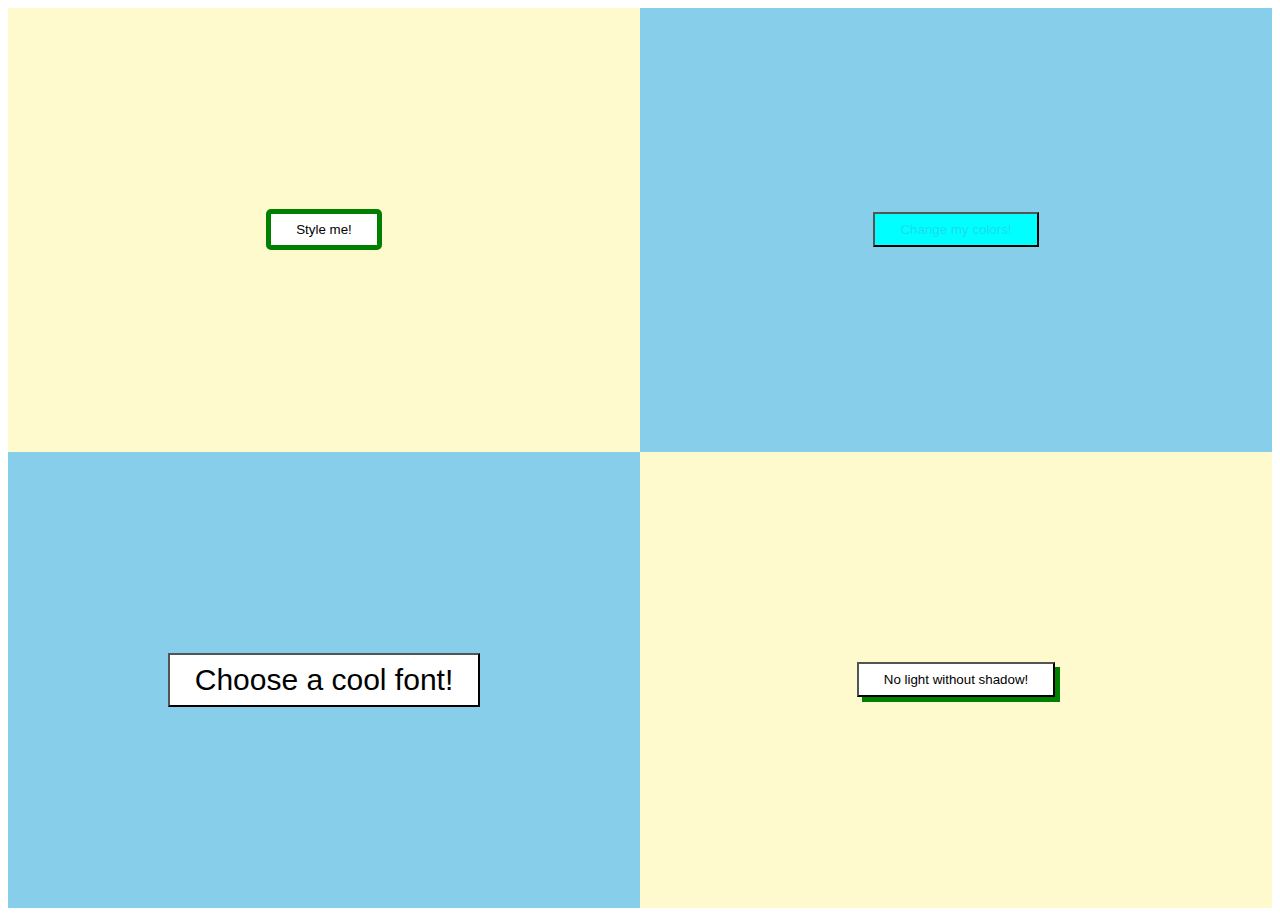
<file: css-basics_button-styles/index.html>
<!DOCTYPE html>
<html lang="en">
  <head>
    <meta charset="utf-8" />
    <meta
      name="viewport"
      content="width=device-width, initial-scale=1, shrink-to-fit=no"
    />
    <title>HTML & CSS</title>
    <link rel="stylesheet" href="./css/styles.css" />
  </head>
  <body>
    <!-- Don't worry about the HTML, you don't need to change anything here. -->
    <section><button class="button1">Style me!</button></section>
    <section class="skyblue">
      <button class="button2">Change my colors!</button>
    </section>
    <section class="skyblue">
      <button class="button3">Choose a cool font!</button>
    </section>
    <section><button class="button4">No light without shadow!</button></section>
  </body>
</html>
</file>
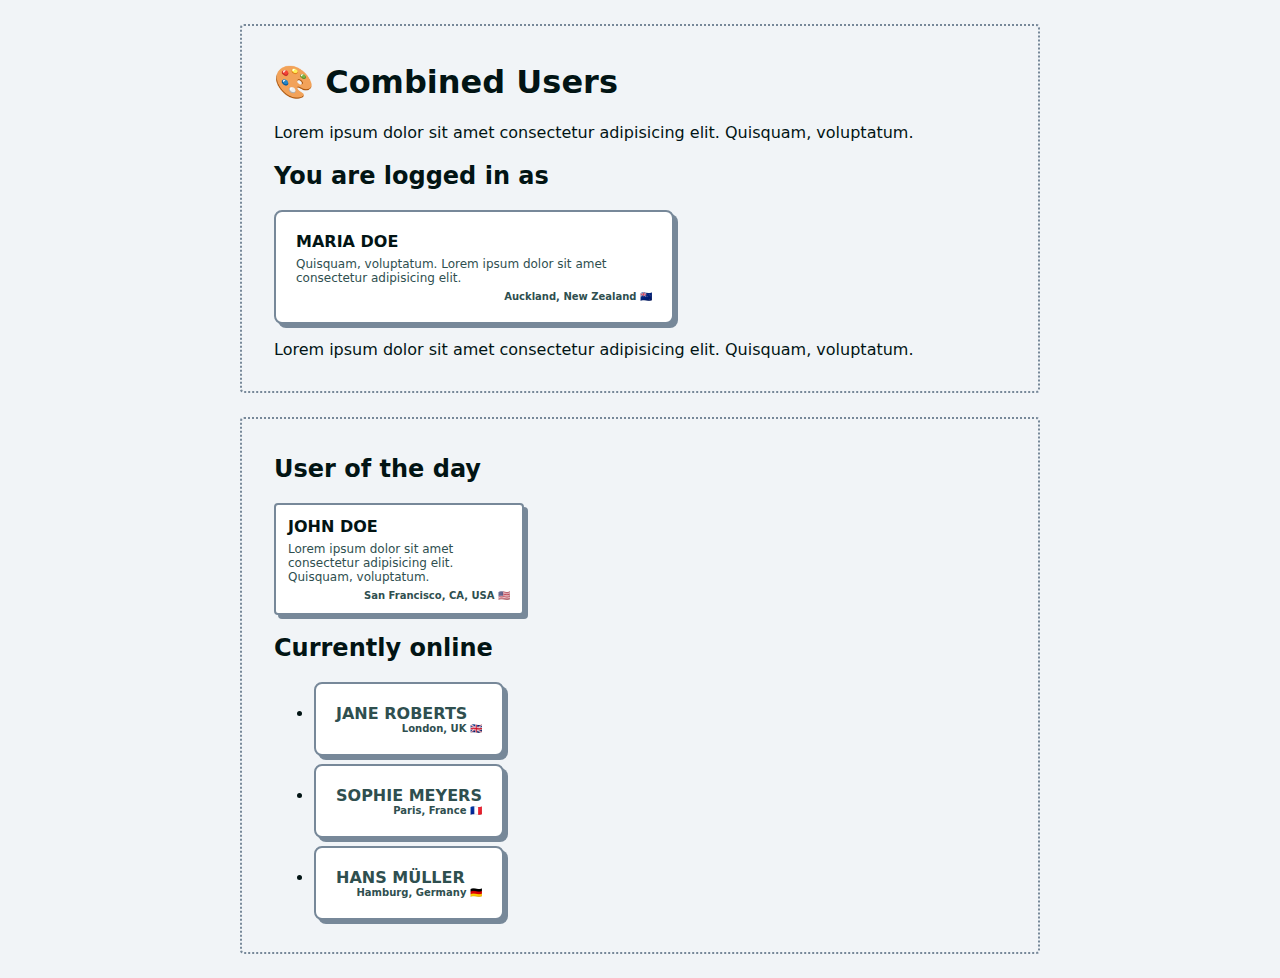
<file: css-basics_combined-users/index.html>
<!DOCTYPE html>
<!-- Add class="debug" to the html element to show helper texts. -->
<html lang="en" class="">
  <head>
    <meta charset="utf-8" />
    <meta
      name="viewport"
      content="width=device-width, initial-scale=1, shrink-to-fit=no"
    />
    <title>CSS Basics: Combined Users</title>
    <link rel="stylesheet" href="./css/styles.css" />
    <link rel="stylesheet" href="./css/debug.css" />
  </head>
  <body>
    <main>
      <h1>🎨 Combined Users</h1>
      <p>
        Lorem ipsum dolor sit amet consectetur adipisicing elit. Quisquam,
        voluptatum.
      </p>
      <h2>You are logged in as</h2>
      <article class="user">
        <h2 class="name">Maria Doe</h2>
        <p class="bio">
          Quisquam, voluptatum. Lorem ipsum dolor sit amet consectetur
          adipisicing elit.
        </p>
        <p class="location">Auckland, New Zealand 🇳🇿</p>
      </article>
      <p>
        Lorem ipsum dolor sit amet consectetur adipisicing elit. Quisquam,
        voluptatum.
      </p>
    </main>
    <aside>
      <h2>User of the day</h2>
      <article class="user">
        <h2 class="name">John Doe</h2>
        <p class="bio">
          Lorem ipsum dolor sit amet consectetur adipisicing elit. Quisquam,
          voluptatum.
        </p>
        <p class="location">San Francisco, CA, USA 🇺🇸</p>
      </article>
      <h2>Currently online</h2>
      <ul>
        <li>
          <article class="user">
            <h2 class="name">Jane Roberts</h2>
            <p class="bio">
              Lorem ipsum dolor sit amet consectetur adipisicing elit. Quisquam,
              voluptatum.
            </p>
            <p class="location">London, UK 🇬🇧</p>
          </article>
        </li>
        <li>
          <article class="user">
            <h2 class="name">Sophie Meyers</h2>
            <p class="bio">
              Lorem ipsum dolor sit amet consectetur adipisicing elit. Quisquam,
              voluptatum.
            </p>
            <p class="location">Paris, France 🇫🇷</p>
          </article>
        </li>
        <li>
          <article class="user">
            <h2 class="name">Hans Müller</h2>
            <p class="bio">
              Lorem ipsum dolor sit amet consectetur adipisicing elit. Quisquam,
              voluptatum.
            </p>
            <p class="location">Hamburg, Germany 🇩🇪</p>
          </article>
        </li>
      </ul>
    </aside>
  </body>
</html>
</file>
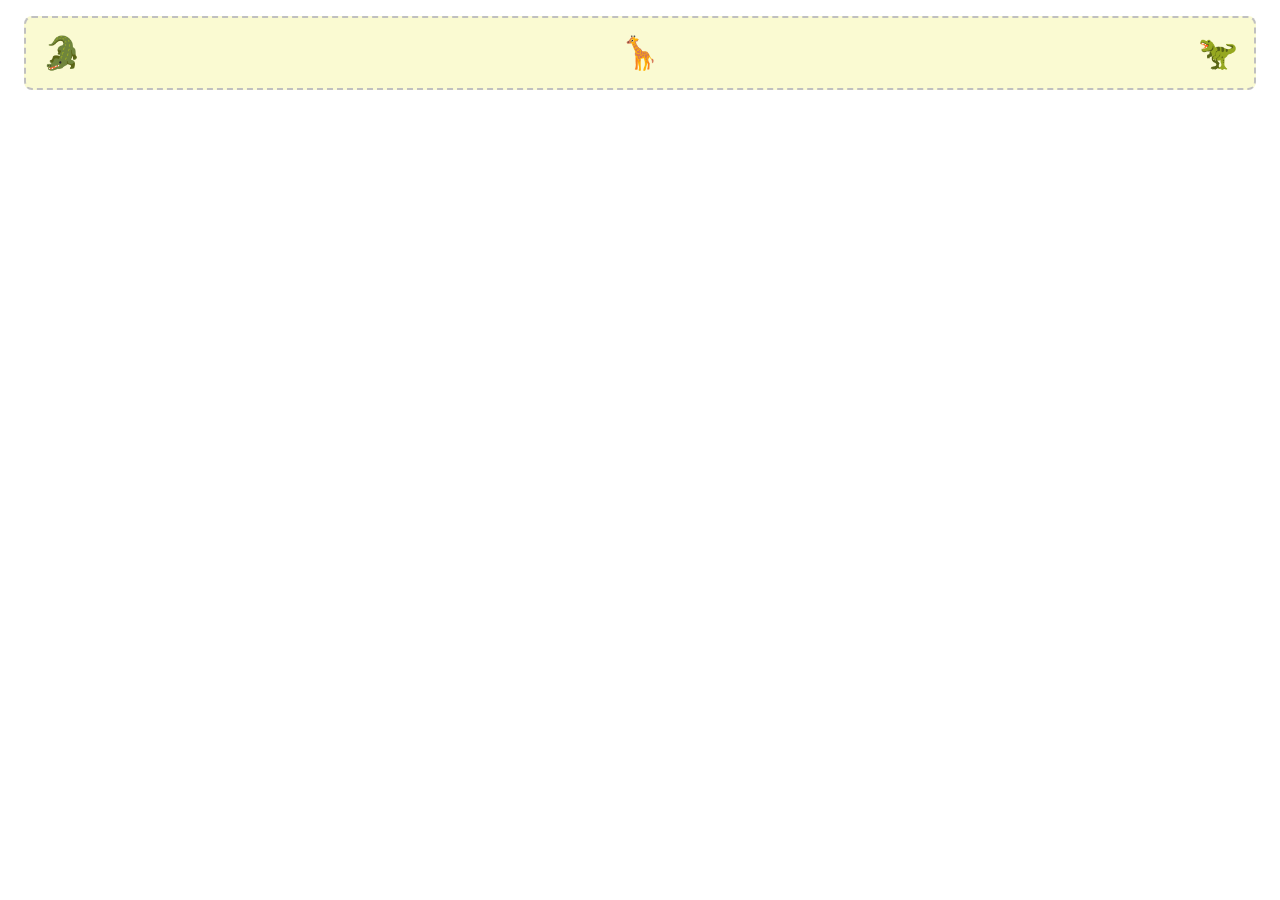
<file: css-basics_pseudo-park/index.html>
<!DOCTYPE html>
<html lang="en">
  <head>
    <meta charset="utf-8" />
    <meta
      name="viewport"
      content="width=device-width, initial-scale=1, shrink-to-fit=no"
    />
    <title>CSS Basics: Pseudo Park</title>
    <link rel="stylesheet" href="./css/styles.css"
  </head>
  <body>
    <main class="park">
      <div class="animal" id="crocodile">🐊</div>
      <div class="animal" id="giraffe">🦒</div>
      <div class="animal" id="dino">🦖</div>
    </main>
  </body>
</html>
</file>
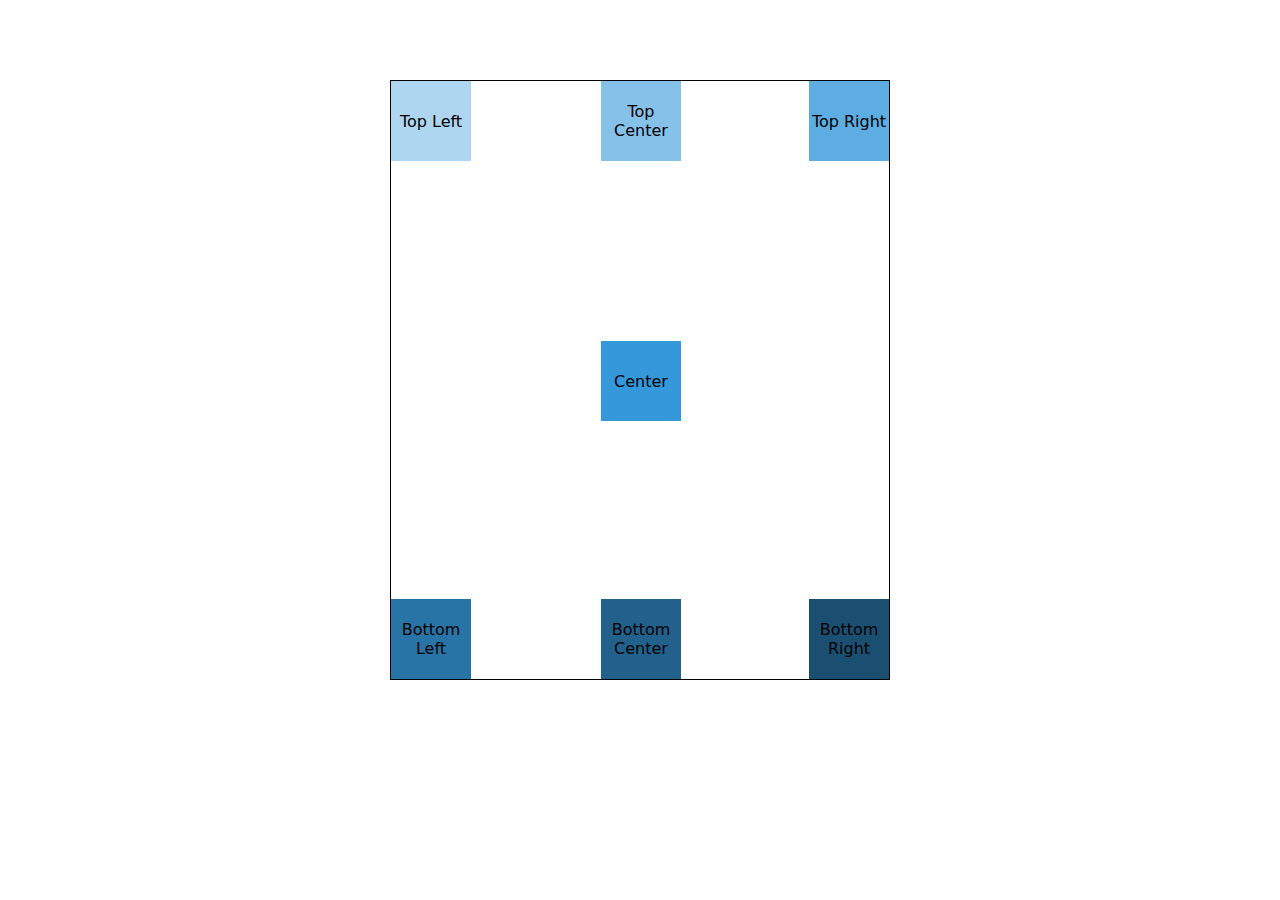
<file: css-positioning_absolute-position/index.html>
<!DOCTYPE html>
<html lang="en">
  <head>
    <meta charset="utf-8" />
    <meta
      name="viewport"
      content="width=device-width, initial-scale=1, shrink-to-fit=no"
    />
    <title>Absolute Position</title>
    <link rel="stylesheet" href="./css/styles.css" />
  </head>
  <body>
    <!-- You do not need to change the HTML code for this exercise! -->
    <main>
      <div class="box box--top-left">Top Left</div>
      <div class="box box--top-center">Top Center</div>
      <div class="box box--top-right">Top Right</div>
      <div class="box box--center">Center</div>
      <div class="box box--bottom-left">Bottom Left</div>
      <div class="box box--bottom-center">Bottom Center</div>
      <div class="box box--bottom-right">Bottom Right</div>
    </main>
  </body>
</html>
</file>
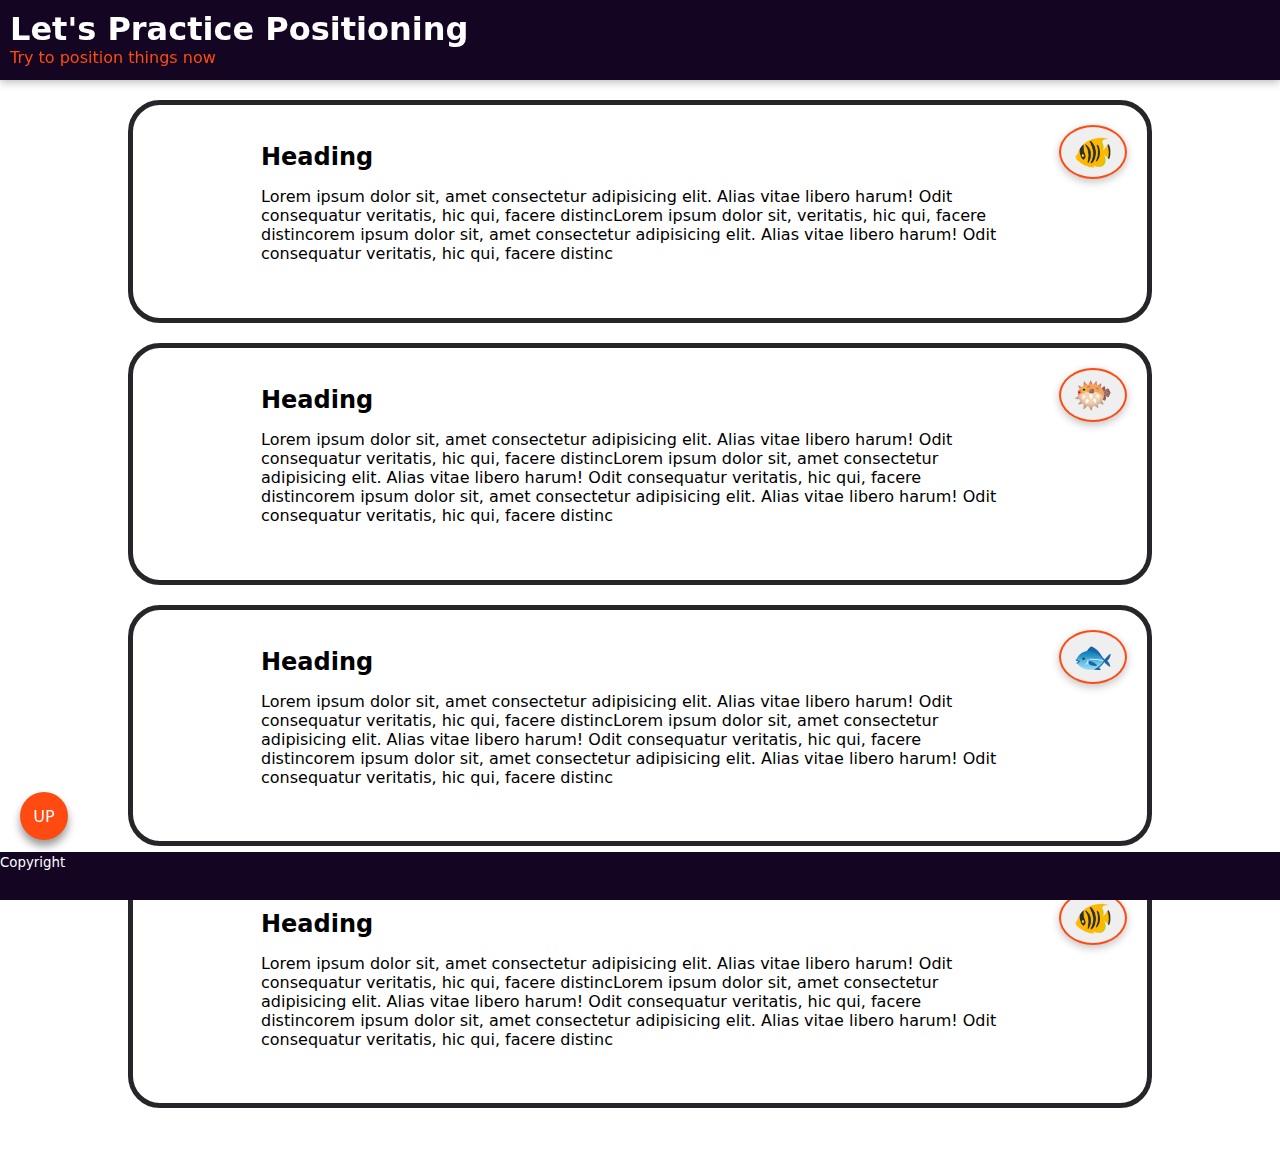
<file: css-positioning_layout-with-position/index.html>
<!DOCTYPE html>
<html lang="en">
  <head>
    <meta charset="utf-8" />
    <meta
      name="viewport"
      content="width=device-width, initial-scale=1, shrink-to-fit=no"
    />
    <title>Layout with Position</title>
    <link rel="stylesheet" href="./css/styles.css" />
  </head>
  <body>
    <header class="header">
      <h1 class="header__heading">Let's Practice Positioning</h1>
      <span class="header__text">Try to position things now</span>
    </header>
    <main>
      <section class="card" id="top">
        <h2 class="card__heading">Heading</h2>
        <button class="card__bookmark">🐠</button>
        <p class="card__text">
          Lorem ipsum dolor sit, amet consectetur adipisicing elit. Alias vitae
          libero harum! Odit consequatur veritatis, hic qui, facere distincLorem
          ipsum dolor sit, veritatis, hic qui, facere distincorem ipsum dolor
          sit, amet consectetur adipisicing elit. Alias vitae libero harum! Odit
          consequatur veritatis, hic qui, facere distinc
        </p>
      </section>
      <section class="card">
        <h2 class="card__heading">Heading</h2>
        <button class="card__bookmark">🐡</button>
        <p class="card__text">
          Lorem ipsum dolor sit, amet consectetur adipisicing elit. Alias vitae
          libero harum! Odit consequatur veritatis, hic qui, facere distincLorem
          ipsum dolor sit, amet consectetur adipisicing elit. Alias vitae libero
          harum! Odit consequatur veritatis, hic qui, facere distincorem ipsum
          dolor sit, amet consectetur adipisicing elit. Alias vitae libero
          harum! Odit consequatur veritatis, hic qui, facere distinc
        </p>
      </section>
      <section class="card">
        <h2 class="card__heading">Heading</h2>
        <button class="card__bookmark">🐟</button>
        <p class="card__text">
          Lorem ipsum dolor sit, amet consectetur adipisicing elit. Alias vitae
          libero harum! Odit consequatur veritatis, hic qui, facere distincLorem
          ipsum dolor sit, amet consectetur adipisicing elit. Alias vitae libero
          harum! Odit consequatur veritatis, hic qui, facere distincorem ipsum
          dolor sit, amet consectetur adipisicing elit. Alias vitae libero
          harum! Odit consequatur veritatis, hic qui, facere distinc
        </p>
      </section>
      <section class="card">
        <h2 class="card__heading">Heading</h2>
        <button class="card__bookmark">🐠</button>
        <p class="card__text">
          Lorem ipsum dolor sit, amet consectetur adipisicing elit. Alias vitae
          libero harum! Odit consequatur veritatis, hic qui, facere distincLorem
          ipsum dolor sit, amet consectetur adipisicing elit. Alias vitae libero
          harum! Odit consequatur veritatis, hic qui, facere distincorem ipsum
          dolor sit, amet consectetur adipisicing elit. Alias vitae libero
          harum! Odit consequatur veritatis, hic qui, facere distinc
        </p>
      </section>
      <a href="#top" class="goto-top">UP</a>
    </main>

    <footer class="footer">
      <small class="footer__text">Copyright</small>
    </footer>
  </body>
</html>
</file>
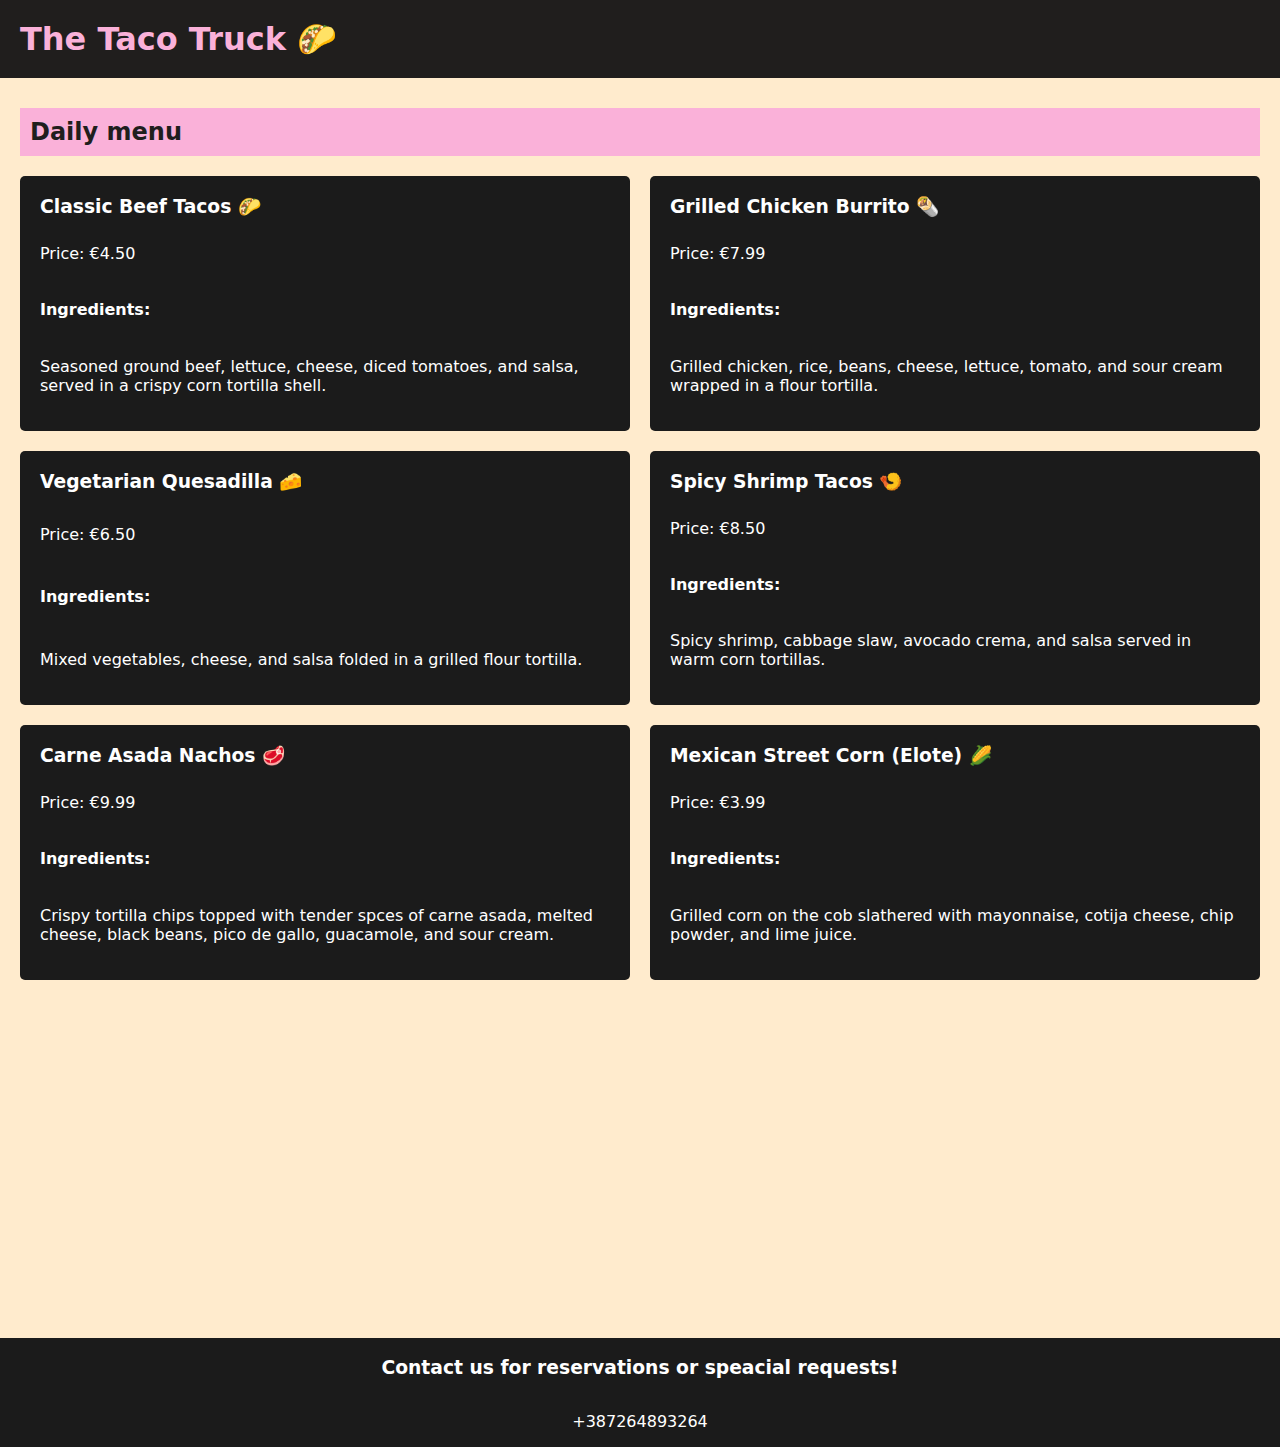
<file: css-structure_taco-truck/index.html>
<!DOCTYPE html>
<html lang="en">
  <head>
    <meta charset="utf-8" />
    <meta
      name="viewport"
      content="width=device-width, initial-scale=1, shrink-to-fit=no"
    />
    <title>The Taco Truck</title>
    <link rel="stylesheet" href="./styles.css" />
  </head>
  <body>
    <header class="header">
      <h1 class="header__title">
        The Taco Truck
        <span
          role="img"
          aria-label="Taco emoji representing the restaurant theme"
          >🌮</span
        >
      </h1>
    </header>

    <main class="main-content">
      <h2 class="main-content__title">Daily menu</h2>
      <ul class="main-content__menu-list">
        <li class="card">
          <h3 class="card__title">
            Classic Beef Tacos
            <span
              role="img"
              aria-label="Taco emoji representing Classic Beef Tacos"
              >🌮</span
            >
          </h3>
          <p>Price: €4.50</p>
          <h4>Ingredients:</h4>
          <p>
            Seasoned ground beef, lettuce, cheese, diced tomatoes, and salsa,
            served in a crispy corn tortilla shell.
          </p>
        </li>

        <li class="card">
          <h3 class="card__title">
            Grilled Chicken Burrito
            <span
              role="img"
              aria-label="Burrito emoji representing Grilled Chicken Burrito"
              >🌯</span
            >
          </h3>
          <p>Price: €7.99</p>
          <h4>Ingredients:</h4>
          <p>
            Grilled chicken, rice, beans, cheese, lettuce, tomato, and sour
            cream wrapped in a flour tortilla.
          </p>
        </li>

        <li class="card">
          <h3 class="card__title">
            Vegetarian Quesadilla
            <span
              role="img"
              aria-label="Cheese emoji representing Vegetarian Quesadilla"
              >🧀</span
            >
          </h3>
          <p>Price: €6.50</p>
          <h4>Ingredients:</h4>
          <p>
            Mixed vegetables, cheese, and salsa folded in a grilled flour
            tortilla.
          </p>
        </li>

        <li class="card">
          <h3 class="card__title">
            Spicy Shrimp Tacos
            <span
              role="img"
              aria-label="Shrimp emoji representing Spicy Shrimp Tacos"
              >🍤</span
            >
          </h3>
          <p>Price: €8.50</p>
          <h4>Ingredients:</h4>
          <p>
            Spicy shrimp, cabbage slaw, avocado crema, and salsa served in warm
            corn tortillas.
          </p>
        </li>

        <li class="card">
          <h3 class="card__title">
            Carne Asada Nachos
            <span
              role="img"
              aria-label="Steak emoji representing Carne Asada Nachos"
              >🥩</span
            >
          </h3>
          <p>Price: €9.99</p>
          <h4>Ingredients:</h4>
          <p>
            Crispy tortilla chips topped with tender spces of carne asada,
            melted cheese, black beans, pico de gallo, guacamole, and sour
            cream.
          </p>
        </li>

        <li class="card">
          <h3 class="card__title">
            Mexican Street Corn (Elote)
            <span
              role="img"
              aria-label="Corn emoji representing Mexican Street Corn"
              >🌽</span
            >
          </h3>
          <p>Price: €3.99</p>
          <h4>Ingredients:</h4>
          <p>
            Grilled corn on the cob slathered with mayonnaise, cotija cheese,
            chip powder, and lime juice.
          </p>
        </li>
      </ul>
    </main>
    <footer>
      <h3>Contact us for reservations or speacial requests!</h3>
      <p>+387264893264</p>
    </footer>
  </body>
</html>
</file>
<file: css-basics_button-styles/css/styles.css>
/* Please scroll down to the start of your exercise! */

* {
  box-sizing: border-box;
}

body {
  display: grid;
  grid-template-columns: 1fr 1fr;
  height: 100vh;
}

section {
  background-color: lemonchiffon;
  display: grid;
  place-items: center;
}

.skyblue {
  background-color: skyblue;
}

button {
  background-color: white;
  padding: 8px 25px;
}

/* Your exercise starts here. */

/* Add your CSS styles below this line. Feel free to replace the comments with your code. 
Make sure not to put your code into the comments, because then nothing will happen. */

.button1 {
  border: 5px solid green;
  border-radius: 5px;

  /* Style me! Change my border, set a border radius or try out other styles. :) */
}

.button2 {
  background-color: aqua;
  color: rgba(142, 40, 189, 0.2);
  /* Style me! Change my color or background-color, or both! You can experiment with different color formats here, like HEX, RGB, etc. */
}

.button3 {
  font-family: Verdana, Geneva, Tahoma, sans-serif;
  font-size: 30px;
  /* Style me! You can test out changing the font, font size, ...*/
}

.button4 {
  box-shadow: 5px 5px green;
  /* Style me! Can you add a shadow to this button? Try playing around with shadow properties - you can even change the shadow color, size, and more. */
}

/* Feel free to play around with other properties, too. */
</file>
<file: css-basics_combined-users/css/styles.css>
/*
  Scroll down to the bottom of the file
  to see the instructions for this exercise.
   ⬇
*/

*,
*::before,
*::after {
  box-sizing: border-box;
}

body {
  font-family: system-ui;
  background-color: #f1f4f7;
  padding: 0 48px;
  color: #021414;
}

main,
aside {
  max-width: 800px;
  margin: 24px auto;
  padding: 16px 32px;
  border: 2px dotted lightslategray;
  border-radius: 4px;
  position: relative;
}

ul {
  width: max-content;
}

li {
  margin: 8px 0;
}

aside > .user {
  position: relative;
  border: 2px solid lightslategray;
  border-radius: 4px;
  box-shadow: 4px 4px 0 lightslategray;
  padding: 12px;
  max-width: 250px;
  margin: 0;
  background-color: white;
}

.user {
  position: relative;
  border: 2px solid lightslategray;
  border-radius: 8px;
  box-shadow: 4px 4px 0 lightslategray;
  padding: 20px;
  max-width: 400px;
  margin: 0;
  background-color: white;
}

.name {
  font-size: 16px;
  text-transform: uppercase;
  margin: 0;
}

.bio {
  font-size: 12px;
  color: darkslategray;
  margin: 6px 0px;
}

.location {
  font-size: 10px;
  font-weight: 600;
  text-align: end;
  margin: 0;
  color: darkslategray;
}

ul > li > .user {
  text-align: left;

  color: darkslategray;
}

ul > li > .user > .bio {
  display: none;
}

/*
  Part 1

  Make .user elements inside the aside smaller:
    - reduce the max-width to 250px
    - reduce the padding to 12px
    - reduce the border-radius to 4px
    - reduce the font-size of the .name to 16px
    - reduce the font-size of the .bio to 12px
    - set the margin of the .bio to "6px 0"
    - reduce the font-size of the .location to 10px
  

  Make sure to not change the styles of the .user element anywhere else.
  
  To facilitate layout debugging, apply the 'debug' class to the <html> element. 
  This triggers visual helper styles from 'debug.css' that outline structural elements
  like <body>, <main>, <aside>, <ul>, and .user with labeled overlays for easy identification.
*/

/*
  Part 2

  For all .user elements inside an unordered list:
    - hide the .bio
    - align the .location to the left and set it's color to darkslategray

  Make sure to not change the styles of the .user element anywhere else.

  💡 You can use the display property to hide elements.
*/
</file>
<file: css-basics_combined-users/css/debug.css>
/*
  ⚠️ This file is for debugging purposes only.
  You do not have to understand or edit the code in this file. 🥳
*/

.debug :is(body, main, aside, ul, .user)::before {
  content: var(--debug-content);
  position: absolute;
  top: 2px;
  left: 2px;
  padding: 4px;
  background-color: #ff4a11;
  border-radius: 4px;
  font-size: 8px;
  color: white;
}

.debug :is(body, main, aside, ul, .user) {
  position: relative;
}

body {
  --debug-content: "body";
}

main {
  --debug-content: "main";
}

aside {
  --debug-content: "aside";
}

ul {
  --debug-content: "ul";
}

.user {
  --debug-content: ".user";
}
</file>
<file: css-basics_pseudo-park/css/styles.css>
/*
  None of these styles are being applied to the HTML.
  Can you fix that?

  Once the styles are applied,
  the park should appear as a pale yellow box with a dashed border.
*/

*,
*::before,
*::after {
  box-sizing: border-box;
}

.park {
  display: flex;
  flex-direction: row;
  justify-content: space-between;
  margin: 16px;
  border: 2px dashed silver;
  overflow: hidden;
  border-radius: 8px;
  background-color: lightgoldenrodyellow;
}

.animal {
  padding: 16px;
  font-size: 32px;
  /*
    The animals are very small.
    The size of the emojis is controlled via the font size.
    Set the font size to 32px.
  */
}

#giraffe:hover {
  background-color: lightgreen;
}

#crocodile:hover { 
  background-color: lightblue;
}

#dino:hover { 
  background-color: lightsalmon;
}

/*
  The giraffe is afraid of the crocodile and the dino.
   - Center the giraffe in the park.
   - Align the dino to the right.

  💡 Select the animals by their class names and use the text-align property.
*/

/* 
  The animals want some color! 🎨
  When the mouse hovers over an animal, change the background color.
   - The crocodile wants to be lightblue.
   - The giraffe likes lightgreen.
   - The dino is a huge fan of lightsalmon.

  💡 You'll need to use a pseudo-class selector for each animal.
*/
</file>
<file: css-positioning_absolute-position/css/styles.css>
*,
*::before,
*::after {
  box-sizing: border-box;
}

body {
  margin: 0;
  font-family: system-ui;
}

main {
  width: 500px;
  height: 600px;
  border: 1px solid black;
  margin: 5em auto;
  position: relative;
}

.box {
  display: flex;
  align-items: center;
  justify-content: center;
  height: 80px;
  width: 80px;
  text-align: center;
}

/**
 * Look at the selectors defined below.
 * Position each element so that its placement matches the name of the selector.
 * Adjust the rule sets for each selector to achieve the correct positioning.
 *
 * @example
 * .box--top-left -> This element should be placed in the top-left corner.
 */

.box--top-left {
  background-color: #aed6f1;
  position: absolute;
  left: 0px;
  top: 0px;
}

.box--top-center {
  background-color: #85c1e9;
  position: absolute;
  left: 210px;
  top: 0px;
}

.box--top-right {
  background-color: #5dade2;
  position: absolute;
  right: 0px;
  top: 0px;
}

.box--center {
  background-color: #3498db;
  position: absolute;
  left: 210px;
  top: 260px;
}

.box--bottom-left {
  background-color: #2874a6;
  position: absolute;
  bottom: 0px;
  left: 0px;
}

.box--bottom-center {
  background-color: #21618c;
  position: absolute;
  left: 210px;
  bottom: 0px;
}

.box--bottom-right {
  background-color: #1b4f72;
  position: absolute;
  bottom: 0px;
  right: 0px;
}
</file>
<file: css-positioning_layout-with-position/css/styles.css>
*,
*::before,
*::after {
  box-sizing: border-box;
}

body {
  display: flex;
  flex-direction: column;
  margin: 0;
  font-family: system-ui;
}

/**
 *
 * Place the header at the top of the viewport and make sure, that it remains there when the
 * document is scrolled.
 */
.header {
  background: #140523;
  color: #ffffff;
  height: 80px;
  box-shadow: rgba(0, 0, 0, 0.24) 0 3px 8px;
  padding: 10px;
  position: sticky;
  top: 0px;
  z-index: 1;
}

.header__text {
  color: #ff4a11;
}

.header__heading {
  margin: 0;
}

/**
 *
 * Place the footer at the bottom of the viewport and make sure, that it remains there when the
 * document is scrolled.
 */
.footer {
  background: #140523;
  color: #ffffff;
  height: 48px;
  position: sticky;
  bottom: 0px;
}

/**
 *
 * Define the card as the reference frame for its descendant elements that require absolute positioning.
 */
.card {
  margin: 20px 10%;
  border: 5px solid #252629;
  padding: 3% 10%;
  scroll-margin-top: 100px;
  border-radius: 2rem;
  position: relative;
}

.card__heading {
  margin: 0 0 10px 0;
}

/**
 * Place the bookmark in the top-right corner of each card.
 */
.card__bookmark {
  border: 2px solid #ff4a11;
  font-size: 2em;
  padding: 6px 12px;
  border-radius: 50%;
  box-shadow: rgba(0, 0, 0, 0.24) 0 3px 8px;
  position: absolute;
  right: 20px;
  top: 20px;
}

/**
 * Position the go-to-top button so that it covers all other elements, ensuring it is always visible
 * and remains fixed in place when the document is scrolled.
 */
.goto-top {
  width: 48px;
  height: 48px;
  padding: 8px;
  border-radius: 50%;
  background: #ff4a11;
  color: white;
  box-shadow: 0 6px 8px rgba(0, 0, 0, 0.4);
  text-decoration: none;
  flex-shrink: 0;
  display: flex;
  align-items: center;
  justify-content: center;
  position: fixed;
  left: 20px;
  bottom: 60px;
  z-index: 1;
}
</file>
<file: css-structure_taco-truck/styles.css>
@import "./theme.css";

@import "./components/header.css";
@import "./components/main.css";
@import "./components/footer.css";

*::before,
*::after {
  box-sizing: border-box;
}

body {
  display: flex;
  flex-direction: column;
  gap: 10px;
  margin: 0;
  font-family: system-ui, sans-serif;
  background: var(--body-bg);
}
</file>
